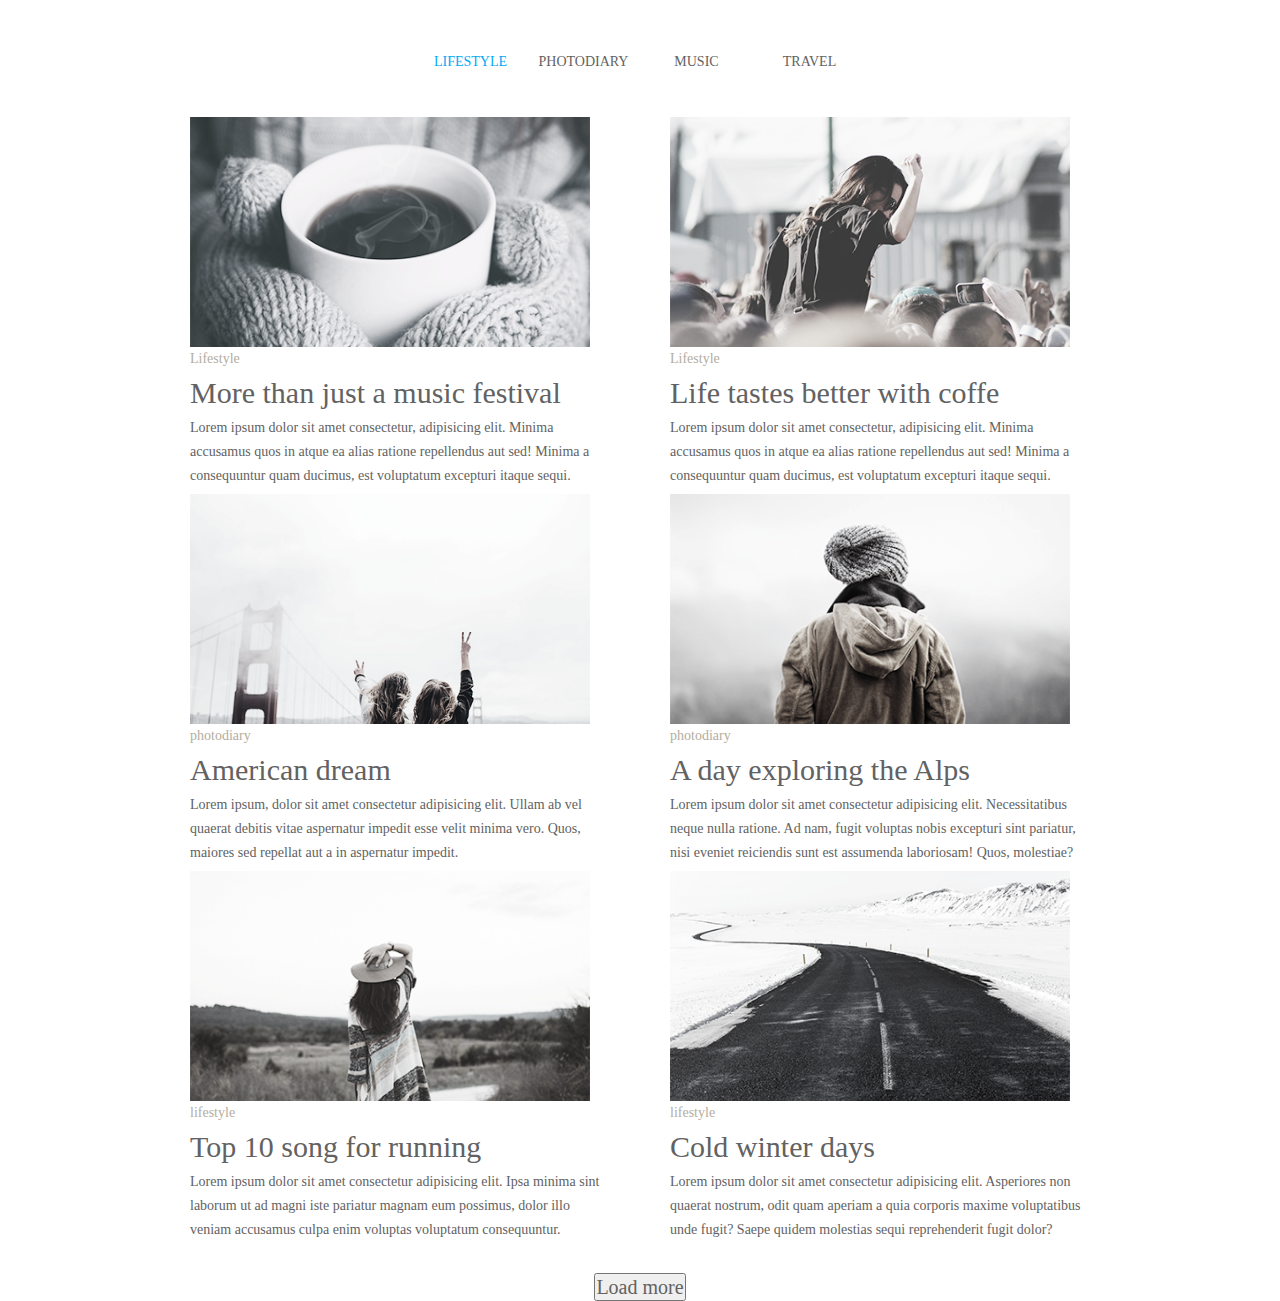
<file: index.html>
<!DOCTYPE html>
<html lang="en">

<head>
    <meta charset="UTF-8">
    <meta name="viewport" content="width=device-width, initial-scale=1.0">
    <meta http-equiv="X-UA-Compatible" content="ie=edge">
    <title>Home work</title>
    <link rel="stylesheet" href="./css/index2.css">
</head>


<body>
  
    <ul class="menu">
        <li class="menu1"><a class="a1" href="https://www.google.ru/"> Lifestyle</a></li>
        <li class="menu2"><a class="a2" href="https://www.google.ru/">Photodiary</a></li>
        <li class="menu2"><a class="a2" href="https://www.google.ru/">Music</a></li>
        <li class="menu2"><a class="a2" href="https://www.google.ru/">Travel</a></li>
    </ul>
  <div class="container">
    <div class="block2">
<div class="block1">
    <div class="block">
        <img src="./images/sss.png" width="400px" height="230px" alt="">
        <p class="p2">Lifestyle</p>
        <h2 class="h2">More than just a music festival</h2>
        <p class="p1">Lorem ipsum dolor sit amet consectetur, adipisicing elit. Minima accusamus quos in atque ea alias ratione repellendus aut sed! Minima a consequuntur quam ducimus, est voluptatum excepturi itaque sequi.</p>
    </div>

    <div class="block">
        <img src="./images/image.png" width="400px" height="230px" alt="">
        <p class="p2">Lifestyle</p>
        <h2 class="h2">Life tastes better with coffe</h2>
        <p class="p1">Lorem ipsum dolor sit amet consectetur, adipisicing elit. Minima accusamus quos in atque ea alias ratione repellendus aut sed! Minima a consequuntur quam ducimus, est voluptatum excepturi itaque sequi.</p>
    </div>
</div>
<div class="block1">
    <div class="block">
        <img src="./images/ddd.png" width="400px" height="230px" alt="">
        <p class="p2">photodiary</p>
        <h2 class="h2">American dream</h2>
        <p class="p1">Lorem ipsum, dolor sit amet consectetur adipisicing elit. Ullam ab vel quaerat debitis vitae aspernatur impedit esse velit minima vero. Quos, maiores sed repellat aut a in aspernatur impedit.</p>
    </div>


    <div class="block">

        <img src="./images/jjj.png" width="400px" height="230px" alt="">
        <p class="p2">photodiary</p>
        <h2 class="h2">A day exploring the Alps </h2>
        <p class="p1">Lorem ipsum dolor sit amet consectetur adipisicing elit. Necessitatibus neque nulla ratione. Ad nam, fugit voluptas nobis excepturi sint pariatur, nisi eveniet reiciendis sunt est assumenda laboriosam! Quos, molestiae?</p>
    </div>
</div>
<div class="block1">
    <div class="block">
        <img src="./images/hbh.png" width="400px" height="230px" alt="">
        <p class="p2">lifestyle</p>
        <h2 class="h2">Top 10 song for running</h2>
        <p class="p1">Lorem ipsum dolor sit amet consectetur adipisicing elit. Ipsa minima sint laborum ut ad magni iste pariatur magnam eum possimus, dolor illo veniam accusamus culpa enim voluptas voluptatum consequuntur.</p>
    </div>


    <div class="block">
        <img src="./images/saa.png" width="400px" height="230px" alt="">
        <p class="p2">lifestyle</p>
        <h2 class="h2">Cold winter days</h2>
        <p class="p1">Lorem ipsum dolor sit amet consectetur adipisicing elit. Asperiores non quaerat nostrum, odit quam aperiam a quia corporis maxime voluptatibus unde fugit? Saepe quidem molestias sequi reprehenderit fugit dolor?</p>
    </div>
</div>

</div>
</div>
    <div class="button"><button class="button"  >Load more</button></div>

</body>

</html>
</file>
<file: css/index2.css>
* {
    margin: 0;
    padding: 0;
    box-sizing: border-box;
}

.container {
    max-width: 1200px;
    width: 100%;
    margin: 0 auto;
    padding: 0 15px;
display: flex;
justify-content: center;
padding-bottom: 25px;   
}
@media (max-width: 992px){
    .menu{
        display: flex;
        flex-direction: column;
        align-items: center;
    }

}
@media (max-width: 768px){
.block{
    display: flex;
    flex-direction: column;
    align-items: center;

 
}

.block1{
    display: flex;
    flex-direction: column;
    align-items: center;

}

}
@media (max-width: 576px){
    .block{
        display: flex;
        flex-direction: column;
        align-items: center;
    
     
    }
    
    .block1{
        display: flex;
        flex-direction: column;
        align-items: center;
    
    }

}
.block{
    padding-left: 30px;
    padding-right: 30px;

}

.menu {
    display: flex;
    justify-content: center;
    padding-top: 50px;
    padding-bottom: 25px;
}
.block2{
    display: flex;

    flex-direction: column

}


.block1{

    display: flex;
    justify-content: center;
justify-content: space-between



}

.block img {
    object-fit: cover;
    max-width: 100%;
}

.button {  
        display: flex;
    justify-content: center;
    font-size: 20px;
    line-height: 24px;
    color: #626262;
    font-family: "Playfair Display";
    font-weight: 400px;




}

.h2 {
    width: 420px;
    height: 40px;
    font-size: 30px;
    color: #626262;
    font-family: "Playfair Display";
    font-weight: 400;
}

.p2 {
    width: 408px;
    height: 25px;
    font-size: 14px;
    color: #b4ad9e;
    font-family: "Ubuntu";
    font-weight: 300;
}

.p1 {
    width: 420px;
    height: 78px;
    font-size: 14px;
    line-height: 24px;
    color: #626262;
    font-family: "Playfair Display";
    font-weight: 400;
}

.menu1 {
    display: inline-block;
    width: 113px;
    height: 42px;
    font-size: 14px;
    line-height: 24px;
    font-family: "Playfair Display";
    font-weight: 400;
    text-align: center;
    text-transform: uppercase;
}

.menu2 {
    display: inline-block;
    width: 113px;
    height: 42px;
    font-size: 14px;
    line-height: 24px;
    font-family: "Playfair Display";
    font-weight: 400;
    text-align: center;
    text-transform: uppercase;
}

.a1 {
    text-decoration: none;
    color: #03a9f4;
}

.a2 {
    text-decoration: none;
    color: #626262;
}
</file>
